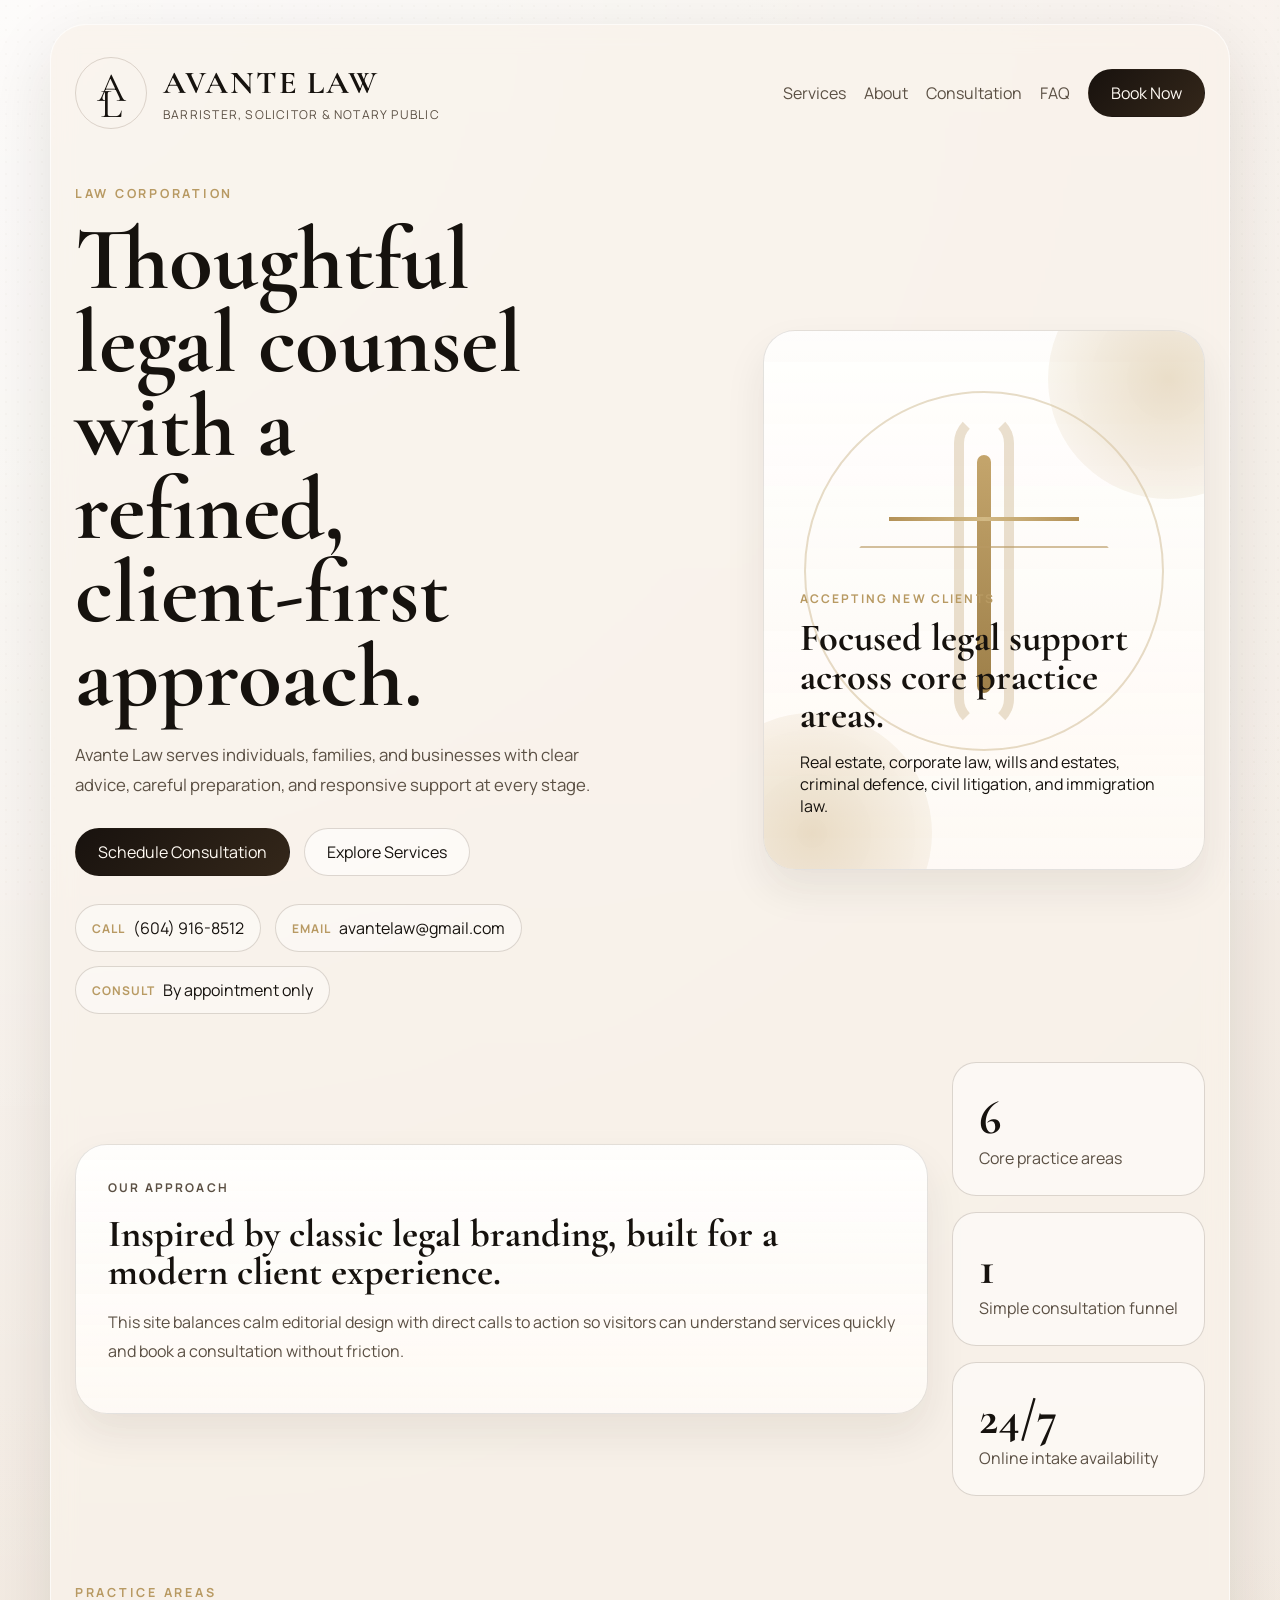
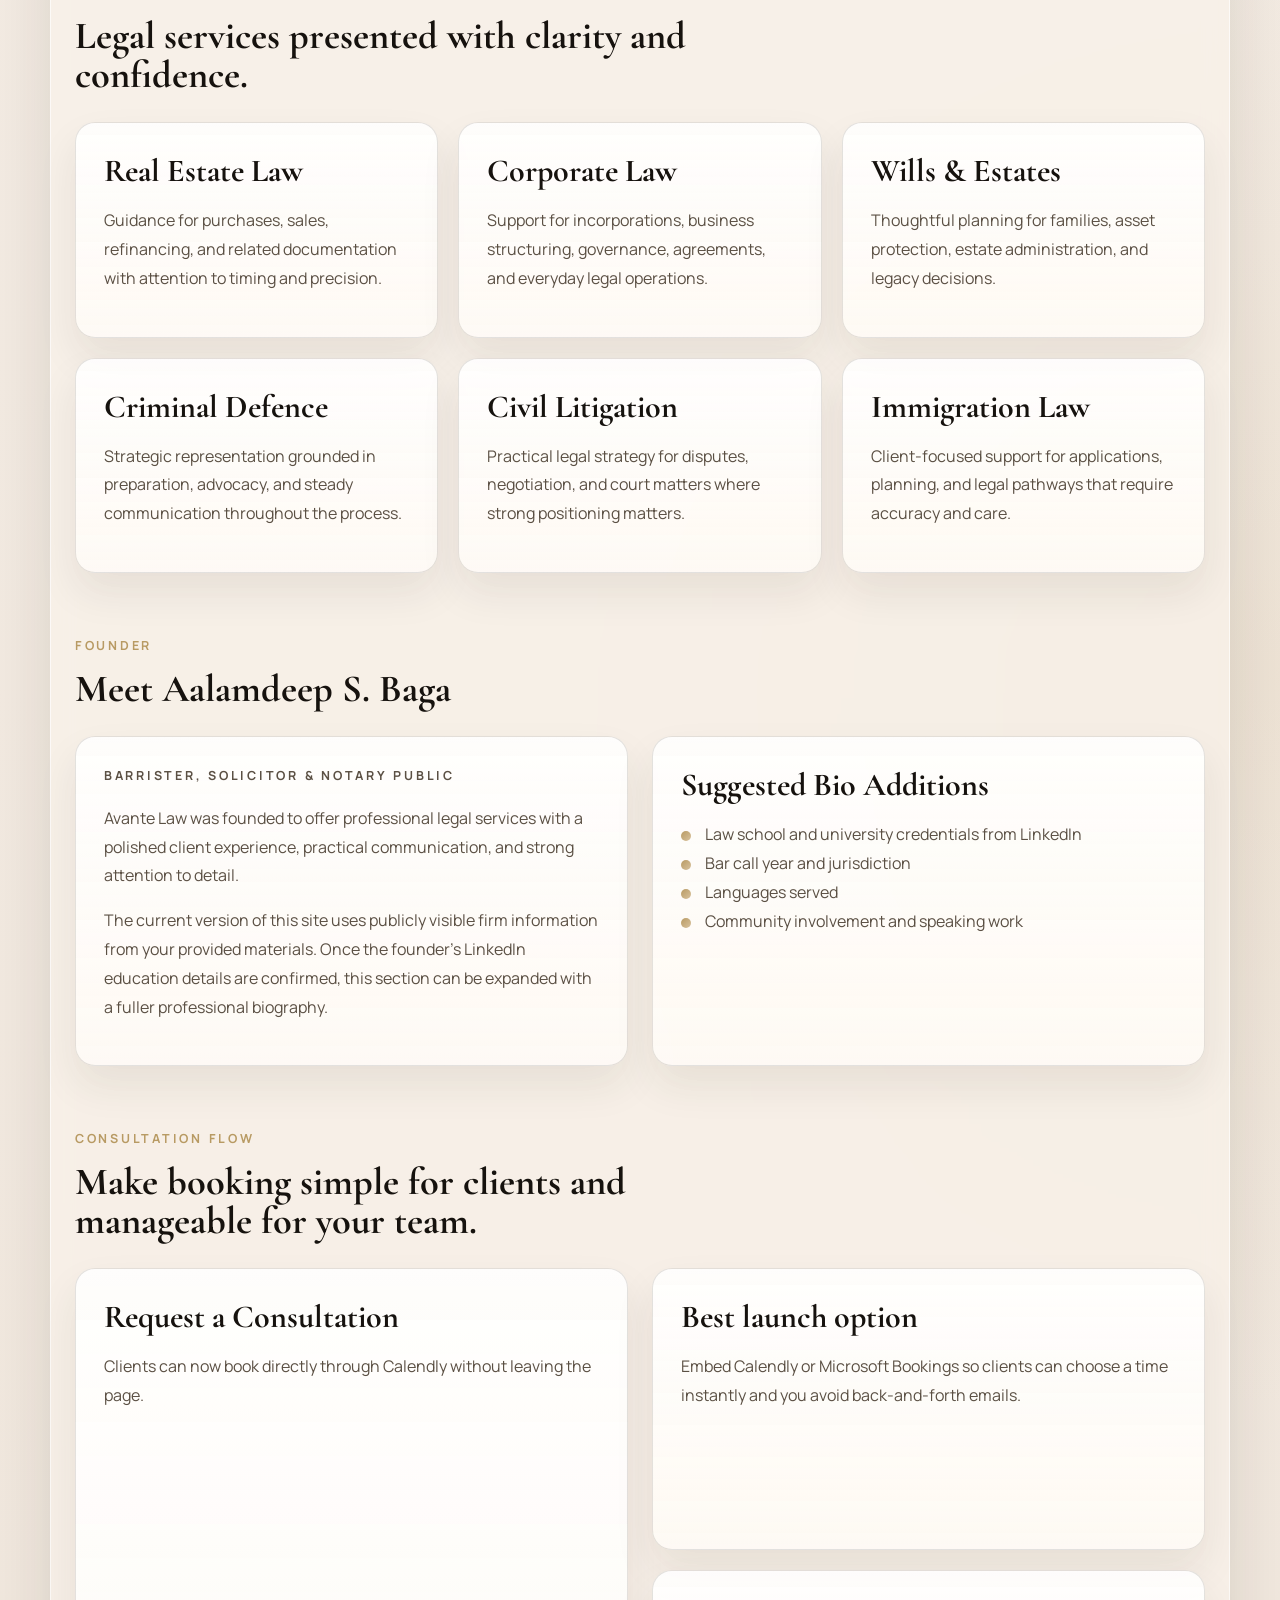
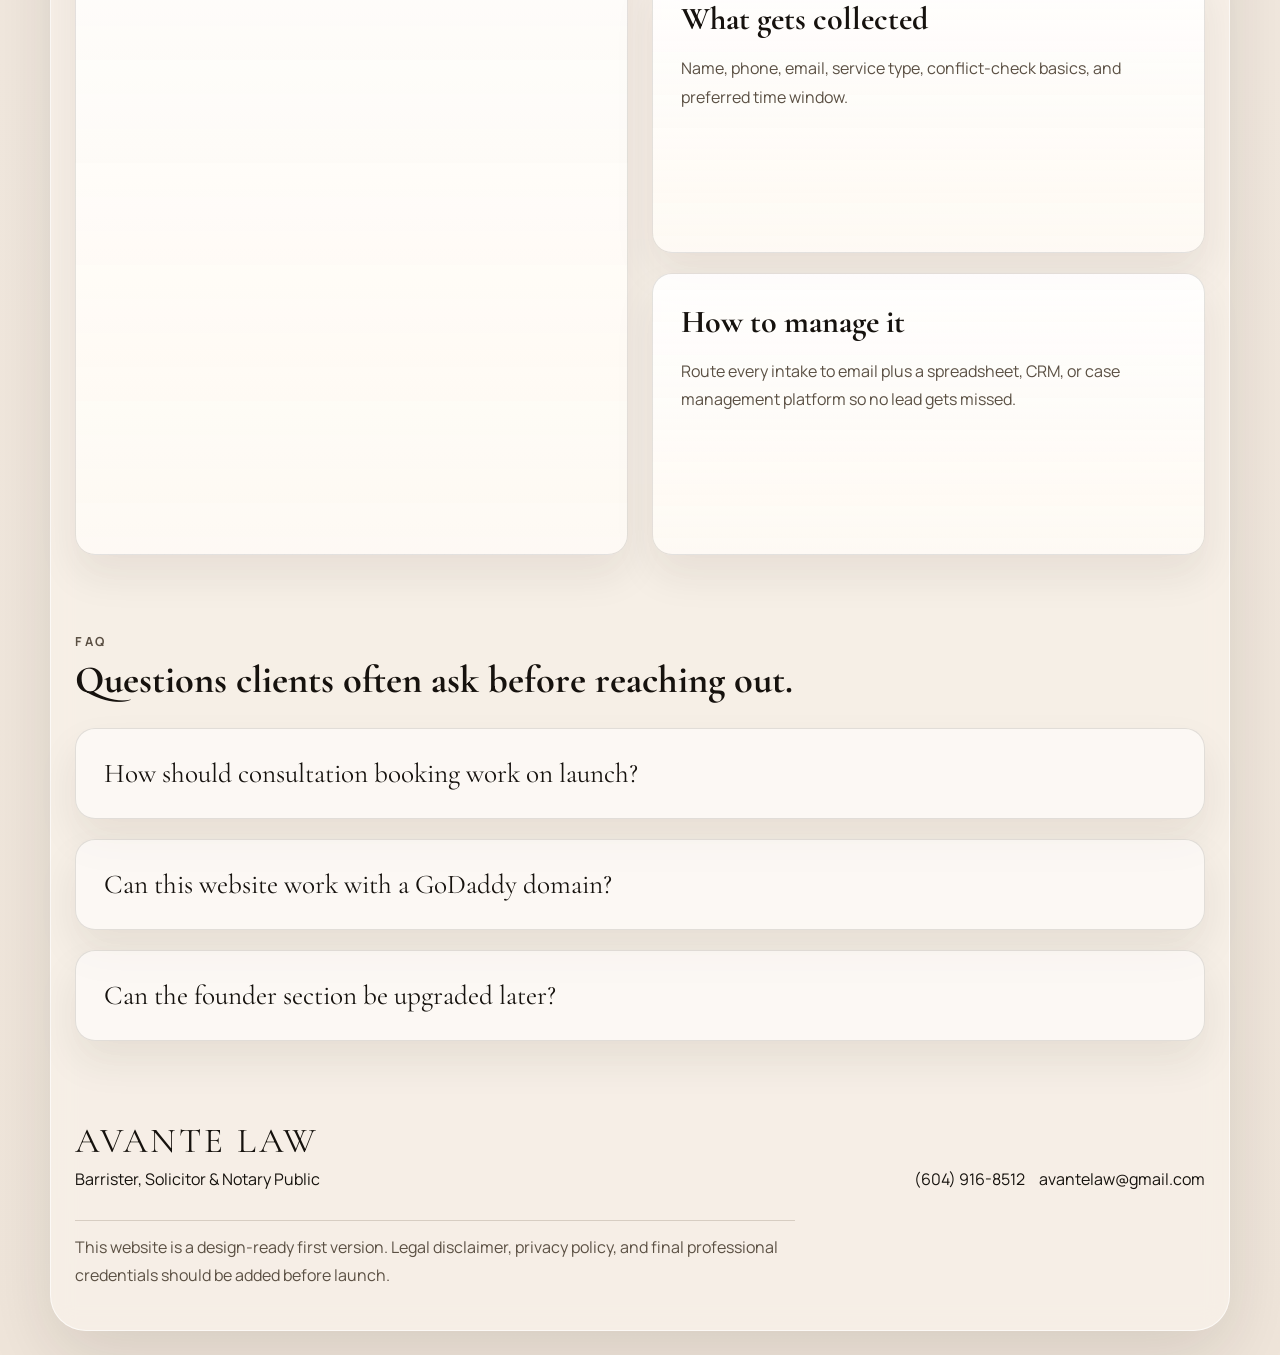
<file: index.html>
<!DOCTYPE html>
<html lang="en-CA">
  <head>
    <meta charset="UTF-8" />
    <meta name="viewport" content="width=device-width, initial-scale=1.0" />
    <title>
      Avante Law | Barrister, Solicitor, Notary Public &amp; Legal Services
    </title>
    <meta
      name="description"
      content="Avante Law is a Surrey, BC law firm providing legal services in real estate law, corporate law, wills and estates, criminal defence, civil litigation, and immigration law. Book a consultation online."
    />
    <meta
      name="keywords"
      content="Avante Law, Surrey law firm, Surrey lawyer, Surrey BC lawyer, barrister, solicitor, notary public, real estate law, corporate law, wills and estates, criminal defence, civil litigation, immigration law"
    />
    <meta name="author" content="Avante Law" />
    <meta name="robots" content="index, follow, max-image-preview:large" />
    <meta name="format-detection" content="telephone=yes" />
    <meta name="theme-color" content="#f3ece4" />
    <link rel="canonical" href="https://avantelaw.ca/" />
    <meta
      property="og:title"
      content="Avante Law | Barrister, Solicitor, Notary Public &amp; Legal Services"
    />
    <meta
      property="og:description"
      content="Professional legal services in Surrey, BC with online consultation booking for real estate, corporate, wills and estates, criminal defence, civil litigation, and immigration law."
    />
    <meta property="og:type" content="website" />
    <meta property="og:locale" content="en_CA" />
    <meta property="og:url" content="https://avantelaw.ca/" />
    <meta property="og:site_name" content="Avante Law" />
    <meta name="twitter:card" content="summary_large_image" />
    <meta
      name="twitter:title"
      content="Avante Law | Barrister, Solicitor, Notary Public &amp; Legal Services"
    />
    <meta
      name="twitter:description"
      content="Professional legal services in Surrey, BC with online consultation booking through Avante Law."
    />
    <link rel="preconnect" href="https://fonts.googleapis.com" />
    <link rel="preconnect" href="https://fonts.gstatic.com" crossorigin />
    <link
      href="https://fonts.googleapis.com/css2?family=Cormorant+Garamond:wght@400;500;600;700&family=Manrope:wght@400;500;600;700&display=swap"
      rel="stylesheet"
    />
    <link rel="stylesheet" href="styles.css" />
    <script type="application/ld+json">
      {
        "@context": "https://schema.org",
        "@type": "LegalService",
        "name": "Avante Law",
        "url": "https://avantelaw.ca/",
        "telephone": "+1-604-916-8512",
        "email": "avantelaw@gmail.com",
        "description": "Avante Law is a Surrey, British Columbia law firm providing legal services in real estate law, corporate law, wills and estates, criminal defence, civil litigation, and immigration law.",
        "founder": {
          "@type": "Person",
          "name": "Aalamdeep S. Baga"
        },
        "address": {
          "@type": "PostalAddress",
          "addressLocality": "Surrey",
          "addressRegion": "BC",
          "addressCountry": "CA"
        },
        "areaServed": [
          {
            "@type": "City",
            "name": "Surrey"
          },
          {
            "@type": "State",
            "name": "British Columbia"
          },
          "Canada"
        ],
        "availableLanguage": "English",
        "serviceType": [
          "Real Estate Law",
          "Corporate Law",
          "Wills and Estates",
          "Criminal Defence",
          "Civil Litigation",
          "Immigration Law",
          "Notary Public"
        ]
      }
    </script>
    <script type="application/ld+json">
      {
        "@context": "https://schema.org",
        "@type": "FAQPage",
        "mainEntity": [
          {
            "@type": "Question",
            "name": "How should consultation booking work on launch?",
            "acceptedAnswer": {
              "@type": "Answer",
              "text": "The fastest reliable setup is an embedded booking tool connected to your calendar, with a short intake form for matter details."
            }
          },
          {
            "@type": "Question",
            "name": "Can this website work with a GoDaddy domain?",
            "acceptedAnswer": {
              "@type": "Answer",
              "text": "Yes. You can upload these files to GoDaddy hosting directly or point your GoDaddy DNS to a static host such as Netlify or Vercel."
            }
          },
          {
            "@type": "Question",
            "name": "Can the founder section be upgraded later?",
            "acceptedAnswer": {
              "@type": "Answer",
              "text": "Yes. Once education and credential details are confirmed, the biography section can be updated in minutes."
            }
          }
        ]
      }
    </script>
  </head>
  <body>
    <div class="page-shell">
      <header class="site-header">
        <a class="brand" href="#top" aria-label="Avante Law home">
          <span class="brand-monogram" aria-hidden="true">
            <span>A</span>
            <span>L</span>
          </span>
          <span class="brand-copy">
            <strong>Avante Law</strong>
            <span>Barrister, Solicitor &amp; Notary Public</span>
          </span>
        </a>

        <nav class="site-nav" aria-label="Primary navigation">
          <a href="#services">Services</a>
          <a href="#about">About</a>
          <a href="#consultation">Consultation</a>
          <a href="#faq">FAQ</a>
          <a class="nav-cta" href="#book">Book Now</a>
        </nav>
      </header>

      <main id="top">
        <section class="hero">
          <div class="hero-copy">
            <p class="eyebrow">Law Corporation</p>
            <h1>
              Thoughtful legal counsel with a refined, client-first approach.
            </h1>
            <p class="hero-text">
              Avante Law serves individuals, families, and businesses with clear
              advice, careful preparation, and responsive support at every
              stage.
            </p>

            <div class="hero-actions">
              <a class="button button-dark" href="#book">Schedule Consultation</a>
              <a class="button button-light" href="#services">Explore Services</a>
            </div>

            <ul class="hero-details" aria-label="Key contact details">
              <li><span>Call</span> <a href="tel:+16049168512">(604) 916-8512</a></li>
              <li>
                <span>Email</span>
                <a href="mailto:avantelaw@gmail.com">avantelaw@gmail.com</a>
              </li>
              <li><span>Consult</span> By appointment only</li>
            </ul>
          </div>

          <div class="hero-card">
            <div class="crest" aria-hidden="true">
              <div class="crest-ring"></div>
              <div class="crest-scales"></div>
            </div>
            <div class="hero-card-copy">
              <p>Accepting New Clients</p>
              <h2>Focused legal support across core practice areas.</h2>
              <p>
                Real estate, corporate law, wills and estates, criminal
                defence, civil litigation, and immigration law.
              </p>
            </div>
          </div>
        </section>

        <section class="overview">
          <div class="overview-card">
            <p class="overview-label">Our Approach</p>
            <h2>
              Inspired by classic legal branding, built for a modern client
              experience.
            </h2>
            <p>
              This site balances calm editorial design with direct calls to
              action so visitors can understand services quickly and book a
              consultation without friction.
            </p>
          </div>
          <div class="overview-stats">
            <article>
              <strong>6</strong>
              <span>Core practice areas</span>
            </article>
            <article>
              <strong>1</strong>
              <span>Simple consultation funnel</span>
            </article>
            <article>
              <strong>24/7</strong>
              <span>Online intake availability</span>
            </article>
          </div>
        </section>

        <section class="services section" id="services">
          <div class="section-heading">
            <p class="eyebrow">Practice Areas</p>
            <h2>Legal services presented with clarity and confidence.</h2>
          </div>

          <div class="service-grid">
            <article class="service-card">
              <h3>Real Estate Law</h3>
              <p>
                Guidance for purchases, sales, refinancing, and related
                documentation with attention to timing and precision.
              </p>
            </article>
            <article class="service-card">
              <h3>Corporate Law</h3>
              <p>
                Support for incorporations, business structuring, governance,
                agreements, and everyday legal operations.
              </p>
            </article>
            <article class="service-card">
              <h3>Wills &amp; Estates</h3>
              <p>
                Thoughtful planning for families, asset protection, estate
                administration, and legacy decisions.
              </p>
            </article>
            <article class="service-card">
              <h3>Criminal Defence</h3>
              <p>
                Strategic representation grounded in preparation, advocacy, and
                steady communication throughout the process.
              </p>
            </article>
            <article class="service-card">
              <h3>Civil Litigation</h3>
              <p>
                Practical legal strategy for disputes, negotiation, and court
                matters where strong positioning matters.
              </p>
            </article>
            <article class="service-card">
              <h3>Immigration Law</h3>
              <p>
                Client-focused support for applications, planning, and legal
                pathways that require accuracy and care.
              </p>
            </article>
          </div>
        </section>

        <section class="about section" id="about">
          <div class="section-heading">
            <p class="eyebrow">Founder</p>
            <h2>Meet Aalamdeep S. Baga</h2>
          </div>

          <div class="about-layout">
            <article class="profile-panel">
              <p class="profile-role">Barrister, Solicitor &amp; Notary Public</p>
              <p>
                Avante Law was founded to offer professional legal services with
                a polished client experience, practical communication, and
                strong attention to detail.
              </p>
              <p>
                The current version of this site uses publicly visible firm
                information from your provided materials. Once the founder's
                LinkedIn education details are confirmed, this section can be
                expanded with a fuller professional biography.
              </p>
            </article>

            <aside class="credential-panel">
              <h3>Suggested Bio Additions</h3>
              <ul>
                <li>Law school and university credentials from LinkedIn</li>
                <li>Bar call year and jurisdiction</li>
                <li>Languages served</li>
                <li>Community involvement and speaking work</li>
              </ul>
            </aside>
          </div>
        </section>

        <section class="consultation section" id="consultation">
          <div class="section-heading">
            <p class="eyebrow">Consultation Flow</p>
            <h2>Make booking simple for clients and manageable for your team.</h2>
          </div>

          <div class="consultation-layout">
            <div class="booking-panel" id="book">
              <h3>Request a Consultation</h3>
              <p>
                Clients can now book directly through Calendly without leaving
                the page.
              </p>
              <div
                class="calendly-inline-widget"
                data-url="https://calendly.com/avipreet500/30min?hide_event_type_details=1&amp;hide_gdpr_banner=1&amp;background_color=ffffff&amp;text_color=16120e&amp;primary_color=18120e"
                style="min-width: 320px; height: 700px"
              ></div>
            </div>

            <div class="booking-options">
              <article>
                <h3>Best launch option</h3>
                <p>
                  Embed Calendly or Microsoft Bookings so clients can choose a
                  time instantly and you avoid back-and-forth emails.
                </p>
              </article>
              <article>
                <h3>What gets collected</h3>
                <p>
                  Name, phone, email, service type, conflict-check basics, and
                  preferred time window.
                </p>
              </article>
              <article>
                <h3>How to manage it</h3>
                <p>
                  Route every intake to email plus a spreadsheet, CRM, or case
                  management platform so no lead gets missed.
                </p>
              </article>
            </div>
          </div>
        </section>

        <section class="faq section" id="faq">
          <div class="section-heading">
            <p class="eyebrow">FAQ</p>
            <h2>Questions clients often ask before reaching out.</h2>
          </div>

          <div class="faq-list">
            <details>
              <summary>How should consultation booking work on launch?</summary>
              <p>
                The fastest reliable setup is an embedded booking tool connected
                to your calendar, with a short intake form for matter details.
              </p>
            </details>
            <details>
              <summary>Can this website work with a GoDaddy domain?</summary>
              <p>
                Yes. You can upload these files to GoDaddy hosting directly or
                point your GoDaddy DNS to a static host such as Netlify or
                Vercel.
              </p>
            </details>
            <details>
              <summary>Can the founder section be upgraded later?</summary>
              <p>
                Yes. Once education and credential details are confirmed, the
                biography section can be updated in minutes.
              </p>
            </details>
          </div>
        </section>
      </main>

      <footer class="site-footer">
        <div>
          <p class="footer-brand">Avante Law</p>
          <p>Barrister, Solicitor &amp; Notary Public</p>
        </div>
        <div class="footer-links">
          <a href="tel:+16049168512">(604) 916-8512</a>
          <a href="mailto:avantelaw@gmail.com">avantelaw@gmail.com</a>
        </div>
        <p class="footer-note">
          This website is a design-ready first version. Legal disclaimer,
          privacy policy, and final professional credentials should be added
          before launch.
        </p>
      </footer>
    </div>

    <script src="https://assets.calendly.com/assets/external/widget.js" async></script>
  </body>
</html>
</file>
<file: styles.css>
:root {
  --bg: #f3ece4;
  --bg-soft: #faf6f0;
  --panel: rgba(255, 253, 249, 0.7);
  --text: #16120e;
  --muted: #5b5044;
  --line: rgba(107, 89, 68, 0.22);
  --gold: #b89a63;
  --gold-soft: #d8c29d;
  --shadow: 0 24px 70px rgba(33, 25, 18, 0.12);
  --radius-lg: 32px;
  --radius-md: 20px;
  --max-width: 1180px;
}

*,
*::before,
*::after {
  box-sizing: border-box;
}

html {
  scroll-behavior: smooth;
}

body {
  margin: 0;
  font-family: "Manrope", sans-serif;
  color: var(--text);
  background:
    radial-gradient(circle at top left, rgba(255, 255, 255, 0.8), transparent 34%),
    radial-gradient(circle at right center, rgba(216, 194, 157, 0.18), transparent 28%),
    linear-gradient(180deg, #f6efe8 0%, #efe5da 100%);
  min-height: 100vh;
}

body::before {
  content: "";
  position: fixed;
  inset: 0;
  background-image:
    linear-gradient(rgba(255, 255, 255, 0.24), rgba(255, 255, 255, 0.24)),
    radial-gradient(rgba(110, 83, 47, 0.05) 1px, transparent 1px);
  background-size: auto, 12px 12px;
  opacity: 0.55;
  pointer-events: none;
}

a {
  color: inherit;
  text-decoration: none;
}

.page-shell {
  position: relative;
  z-index: 1;
  width: min(calc(100% - 32px), var(--max-width));
  margin: 24px auto;
  padding: 24px;
  border: 1px solid rgba(255, 255, 255, 0.65);
  border-radius: 36px;
  background: rgba(248, 242, 234, 0.74);
  box-shadow: var(--shadow);
  backdrop-filter: blur(12px);
}

.site-header,
.hero,
.overview,
.about-layout,
.consultation-layout,
.site-footer {
  display: grid;
  gap: 24px;
}

.site-header {
  grid-template-columns: auto 1fr;
  align-items: center;
  padding: 8px 0 32px;
}

.brand {
  display: inline-flex;
  align-items: center;
  gap: 16px;
}

.brand-monogram {
  position: relative;
  display: inline-grid;
  place-items: center;
  width: 72px;
  height: 72px;
  border: 1px solid var(--line);
  border-radius: 50%;
  font-family: "Cormorant Garamond", serif;
  font-size: 2.6rem;
  line-height: 0.8;
}

.brand-monogram span:first-child {
  transform: translateY(-4px);
}

.brand-monogram span:last-child {
  position: absolute;
  transform: translateY(12px);
}

.brand-copy {
  display: grid;
  gap: 4px;
}

.brand-copy strong,
.hero h1,
.hero-card h2,
.section-heading h2,
.overview-card h2,
.profile-panel h3,
.booking-panel h3,
.booking-options h3,
.faq summary,
.footer-brand {
  font-family: "Cormorant Garamond", serif;
}

.brand-copy strong {
  font-size: 2rem;
  text-transform: uppercase;
  letter-spacing: 0.06em;
}

.brand-copy span {
  color: var(--muted);
  letter-spacing: 0.1em;
  text-transform: uppercase;
  font-size: 0.76rem;
}

.site-nav {
  display: flex;
  justify-content: end;
  align-items: center;
  flex-wrap: wrap;
  gap: 18px;
}

.site-nav a {
  color: var(--muted);
}

.nav-cta,
.button {
  display: inline-flex;
  align-items: center;
  justify-content: center;
  min-height: 48px;
  padding: 0 22px;
  border-radius: 999px;
  border: 1px solid transparent;
  transition: transform 160ms ease, background 160ms ease, border-color 160ms ease;
}

.button:hover,
.nav-cta:hover {
  transform: translateY(-1px);
}

.nav-cta,
.button-dark {
  color: #fffaf3;
  background: linear-gradient(135deg, #18120e 0%, #34271a 100%);
}

.site-nav .nav-cta {
  color: #fffaf3;
}

.button-light {
  border-color: var(--line);
  background: rgba(255, 255, 255, 0.55);
}

.hero {
  grid-template-columns: 1.2fr 0.8fr;
  align-items: center;
  padding: 24px 0 48px;
}

.eyebrow,
.overview-label,
.profile-role {
  margin: 0 0 16px;
  color: var(--gold);
  letter-spacing: 0.22em;
  text-transform: uppercase;
  font-size: 0.78rem;
  font-weight: 700;
}

.hero h1 {
  margin: 0;
  max-width: 11ch;
  font-size: clamp(3.2rem, 7vw, 6rem);
  line-height: 0.93;
}

.hero-text,
.overview-card p,
.service-card p,
.profile-panel p,
.booking-panel p,
.booking-options p,
.faq p,
.footer-note {
  color: var(--muted);
  line-height: 1.8;
}

.hero-text {
  max-width: 52ch;
  margin: 22px 0 0;
  font-size: 1.05rem;
}

.hero-actions,
.hero-details,
.footer-links {
  display: flex;
  flex-wrap: wrap;
  gap: 14px;
}

.hero-actions {
  margin: 28px 0;
}

.hero-details {
  margin: 0;
  padding: 0;
  list-style: none;
}

.hero-details li {
  display: flex;
  gap: 8px;
  align-items: center;
  padding: 12px 16px;
  border: 1px solid var(--line);
  border-radius: 999px;
  background: rgba(255, 255, 255, 0.42);
}

.hero-details span {
  color: var(--gold);
  font-weight: 700;
  text-transform: uppercase;
  letter-spacing: 0.08em;
  font-size: 0.75rem;
}

.hero-card,
.overview-card,
.service-card,
.profile-panel,
.credential-panel,
.booking-panel,
.booking-options article,
.faq-list details {
  border: 1px solid rgba(91, 80, 68, 0.16);
  background:
    linear-gradient(180deg, rgba(255, 255, 255, 0.72), rgba(255, 250, 244, 0.62)),
    var(--panel);
  box-shadow: 0 20px 40px rgba(38, 29, 19, 0.08);
}

.hero-card {
  position: relative;
  min-height: 540px;
  padding: 36px;
  border-radius: var(--radius-lg);
  overflow: hidden;
}

.hero-card::before,
.hero-card::after {
  content: "";
  position: absolute;
  inset: auto auto 0 0;
  width: 240px;
  height: 240px;
  border-radius: 50%;
  background: radial-gradient(circle, rgba(216, 194, 157, 0.55), rgba(216, 194, 157, 0));
  transform: translate(-30%, 35%);
}

.hero-card::after {
  inset: 0 0 auto auto;
  transform: translate(35%, -30%);
}

.crest {
  position: relative;
  width: min(100%, 360px);
  aspect-ratio: 1;
  margin: 24px auto 48px;
}

.crest-ring,
.crest-ring::before,
.crest-ring::after {
  position: absolute;
  inset: 0;
  border-radius: 50%;
}

.crest-ring {
  border: 2px solid rgba(184, 154, 99, 0.35);
}

.crest-ring::before,
.crest-ring::after {
  content: "";
  border: 10px solid transparent;
}

.crest-ring::before {
  inset: 20px 148px;
  border-left-color: rgba(184, 154, 99, 0.3);
  border-right-color: rgba(184, 154, 99, 0.3);
  border-radius: 999px;
}

.crest-scales,
.crest-scales::before,
.crest-scales::after {
  position: absolute;
  left: 50%;
  transform: translateX(-50%);
}

.crest-scales {
  top: 18%;
  width: 14px;
  height: 66%;
  border-radius: 999px;
  background: linear-gradient(180deg, #c4a56c 0%, #9d7f49 100%);
}

.crest-scales::before,
.crest-scales::after {
  content: "";
  top: 26%;
  width: 190px;
  height: 4px;
  background: linear-gradient(90deg, #b39156 0%, #d2b985 50%, #b39156 100%);
}

.crest-scales::after {
  top: 38%;
  width: 250px;
  height: 1px;
  background: transparent;
  border-bottom: 2px solid rgba(184, 154, 99, 0.62);
  border-left: 2px solid transparent;
  border-right: 2px solid transparent;
  border-radius: 999px;
}

.hero-card-copy {
  position: absolute;
  inset: auto 36px 36px;
}

.hero-card-copy p:first-child,
.overview-label {
  color: var(--gold);
  font-weight: 700;
  letter-spacing: 0.18em;
  text-transform: uppercase;
  font-size: 0.75rem;
}

.hero-card h2,
.overview-card h2,
.section-heading h2 {
  margin: 8px 0 0;
  font-size: clamp(2rem, 3vw, 3.5rem);
  line-height: 1;
}

.overview {
  grid-template-columns: 1fr auto;
  align-items: center;
  padding: 0 0 24px;
}

.overview-card {
  padding: 32px;
  border-radius: var(--radius-lg);
}

.overview-stats {
  display: grid;
  gap: 16px;
}

.overview-stats article {
  min-width: 180px;
  padding: 26px;
  border-radius: 24px;
  border: 1px solid var(--line);
  background: rgba(255, 255, 255, 0.48);
}

.overview-stats strong {
  display: block;
  font-family: "Cormorant Garamond", serif;
  font-size: 3rem;
}

.overview-stats span {
  color: var(--muted);
}

.section {
  padding: 64px 0 0;
}

.section-heading {
  max-width: 720px;
}

.service-grid,
.faq-list {
  display: grid;
  gap: 20px;
  margin-top: 28px;
}

.service-grid {
  grid-template-columns: repeat(3, minmax(0, 1fr));
}

.service-card,
.profile-panel,
.credential-panel,
.booking-panel,
.booking-options article,
.faq-list details {
  padding: 28px;
  border-radius: var(--radius-md);
}

.service-card h3,
.credential-panel h3,
.booking-panel h3,
.booking-options h3 {
  margin: 0 0 12px;
  font-family: "Cormorant Garamond", serif;
  font-size: 2rem;
}

.about-layout,
.consultation-layout {
  grid-template-columns: repeat(2, minmax(0, 1fr));
  margin-top: 28px;
}

.credential-panel ul {
  margin: 16px 0 0;
  padding: 0;
  list-style: none;
}

.credential-panel li {
  position: relative;
  padding-left: 24px;
  color: var(--muted);
  line-height: 1.8;
}

.credential-panel li::before {
  content: "";
  position: absolute;
  top: 11px;
  left: 0;
  width: 10px;
  height: 10px;
  border-radius: 50%;
  background: linear-gradient(135deg, var(--gold), var(--gold-soft));
}

.consultation-form {
  display: grid;
  gap: 16px;
  margin-top: 24px;
}

.consultation-form label {
  display: grid;
  gap: 8px;
  color: var(--muted);
  font-size: 0.95rem;
}

.consultation-form input,
.consultation-form select,
.consultation-form textarea {
  width: 100%;
  padding: 14px 16px;
  border: 1px solid rgba(91, 80, 68, 0.18);
  border-radius: 16px;
  background: rgba(255, 255, 255, 0.74);
  font: inherit;
  color: var(--text);
}

.consultation-form input:focus,
.consultation-form select:focus,
.consultation-form textarea:focus {
  outline: 2px solid rgba(184, 154, 99, 0.4);
  border-color: rgba(184, 154, 99, 0.45);
}

.form-note {
  min-height: 24px;
  margin: 0;
  color: var(--gold);
}

.booking-options {
  display: grid;
  gap: 20px;
}

.faq-list details {
  background: rgba(255, 255, 255, 0.56);
}

.faq summary {
  cursor: pointer;
  font-size: 1.7rem;
  list-style: none;
}

.faq summary::-webkit-details-marker {
  display: none;
}

.faq p {
  margin: 12px 0 0;
}

.site-footer {
  grid-template-columns: 1fr auto;
  align-items: end;
  padding: 72px 0 16px;
}

.footer-brand {
  margin: 0;
  font-size: 2.2rem;
  text-transform: uppercase;
  letter-spacing: 0.08em;
}

.site-footer p {
  margin: 6px 0 0;
}

.footer-links {
  justify-content: end;
}

.footer-note {
  grid-column: 1 / -1;
  max-width: 72ch;
  padding-top: 12px;
  border-top: 1px solid var(--line);
}

@media (max-width: 1040px) {
  .hero,
  .overview,
  .about-layout,
  .consultation-layout,
  .site-footer {
    grid-template-columns: 1fr;
  }

  .service-grid {
    grid-template-columns: repeat(2, minmax(0, 1fr));
  }

  .site-nav {
    justify-content: start;
    padding-top: 16px;
  }

  .site-header {
    grid-template-columns: 1fr;
  }

  .hero h1 {
    max-width: 12ch;
  }

  .hero-card {
    min-height: 460px;
  }

  .footer-links {
    justify-content: start;
  }
}

@media (max-width: 720px) {
  .page-shell {
    width: min(calc(100% - 18px), var(--max-width));
    margin: 9px auto;
    padding: 18px;
    border-radius: 24px;
  }

  .hero {
    padding-top: 8px;
  }

  .hero h1 {
    font-size: clamp(2.6rem, 16vw, 4rem);
  }

  .brand {
    align-items: start;
  }

  .brand-copy strong {
    font-size: 1.45rem;
  }

  .service-grid {
    grid-template-columns: 1fr;
  }

  .hero-card,
  .overview-card,
  .service-card,
  .profile-panel,
  .credential-panel,
  .booking-panel,
  .booking-options article,
  .faq-list details {
    padding: 22px;
  }

  .hero-card {
    min-height: 420px;
  }

  .hero-details li,
  .hero-actions .button,
  .site-nav .nav-cta {
    width: 100%;
  }

  .hero-actions {
    display: grid;
  }

  .faq summary {
    font-size: 1.4rem;
  }
}
</file>
